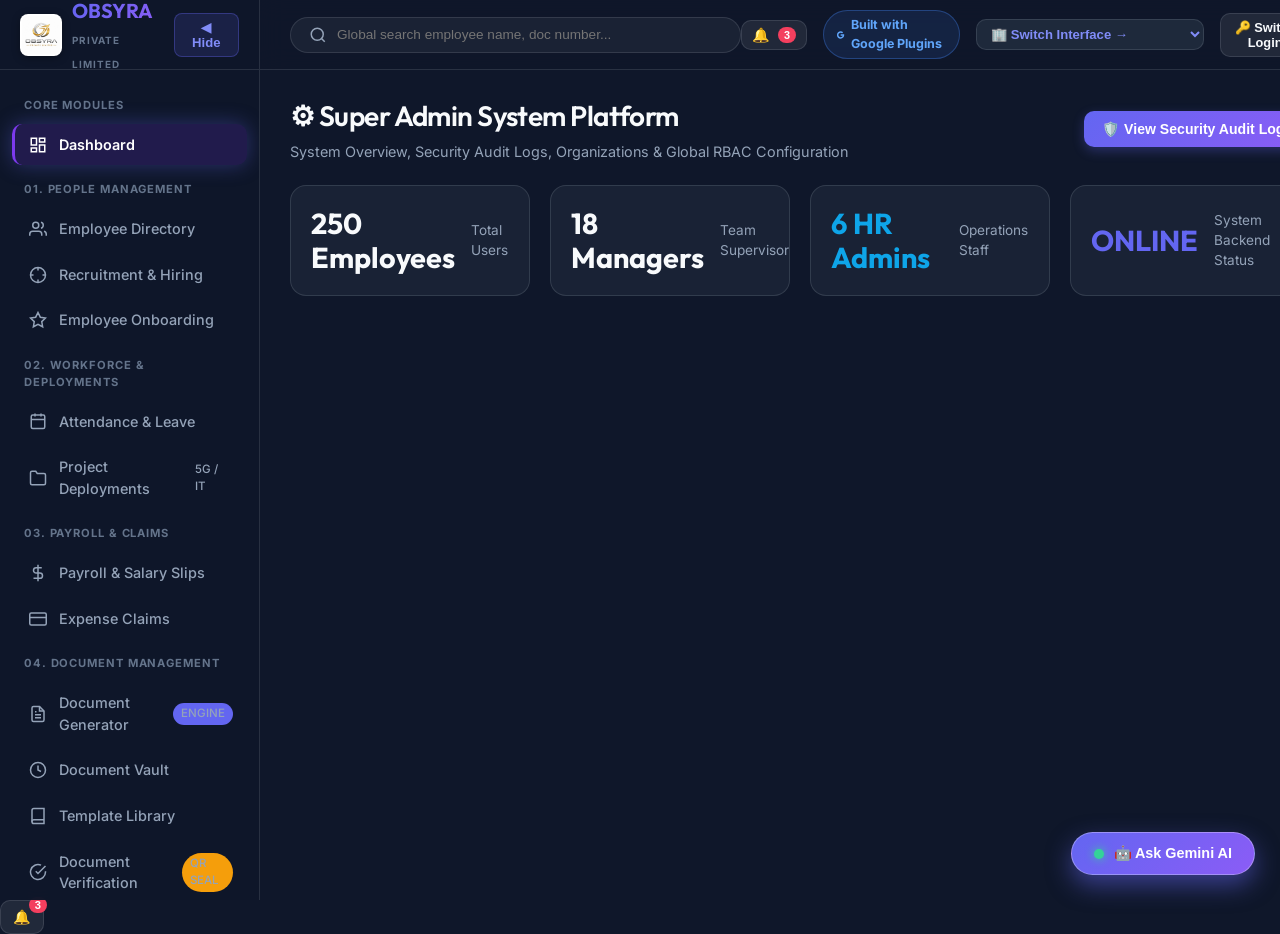
<file: index.html>
<!DOCTYPE html>
<html lang="en">
<head>
  <meta charset="UTF-8">
  <meta name="viewport" content="width=device-width, initial-scale=1.0">
  <meta http-equiv="Cache-Control" content="no-cache, no-store, must-revalidate">
  <meta http-equiv="Pragma" content="no-cache">
  <meta http-equiv="Expires" content="0">
  <title>Obsyra HR — Enterprise Document Management & HR System</title>
  
  <!-- Google Fonts -->
  <link rel="preconnect" href="https://fonts.googleapis.com">
  <link rel="preconnect" href="https://fonts.gstatic.com" crossorigin>
  <link href="https://fonts.googleapis.com/css2?family=Inter:wght@300;400;500;600;700&family=Outfit:wght@500;600;700;800&display=swap" rel="stylesheet">
  
  <!-- Application Stylesheets -->
  <link rel="stylesheet" href="css/main.css">
  <link rel="stylesheet" href="css/components.css">
  <link rel="stylesheet" href="css/document-generator.css">

  <!-- Global Navigation Proxy Script -->
  <script>
    window.store = window.store || {
      navigate: function(v, p) {
        window.pendingView = v;
        window.pendingParams = p;
      }
    };
    window.hrApp = window.hrApp || {
      navigate: function(v, p) {
        if (window.store && typeof window.store.navigate === 'function') {
          window.store.navigate(v, p);
        } else {
          window.pendingView = v;
          window.pendingParams = p;
        }
      },
      resetSystemState: function() {
        if (window.store && typeof window.store.resetState === 'function') {
          window.store.resetState();
        } else {
          localStorage.clear();
          location.reload();
        }
      }
    };
  </script>
</head>
<body>

  <div id="app">
    <!-- Floating Unhide Sidebar Button -->
    <button type="button" id="floatingUnhideBtn" class="floating-unhide-btn" onclick="window.toggleSidebarCollapse()" title="Unhide Sidebar Navigation" aria-label="Unhide Sidebar Navigation" style="display: none;">
      ▶ Unhide Sidebar
    </button>

    <!-- Left Navigation Sidebar Drawer -->
    <aside class="sidebar">
      <div class="sidebar-header" style="display: flex; justify-content: space-between; align-items: center;">
        <div style="display: flex; align-items: center; gap: 10px;">
          <img src="assets/obsyra_logo.jpg" alt="Obsyra Logo" style="width: 42px; height: 42px; border-radius: 8px; object-fit: contain; background: #ffffff; padding: 2px; box-shadow: 0 2px 8px rgba(0,0,0,0.3);" />
          <div>
            <div class="sidebar-brand-text">OBSYRA</div>
            <small style="color: var(--text-subtle); font-size: 0.62rem; font-weight: 700; letter-spacing: 1px;">PRIVATE LIMITED</small>
          </div>
        </div>
        <button type="button" class="sidebar-toggle-btn" onclick="window.toggleSidebarCollapse()" title="Hide Sidebar Navigation" aria-label="Hide Sidebar Navigation">
          ◀ Hide
        </button>
      </div>

      <nav class="sidebar-menu">
        <div class="menu-section-label">Core Modules</div>
        
        <a href="#dashboard" class="nav-item sidebar-nav-item active" data-module="dashboard" data-view="dashboard" onclick="window.store.navigate('dashboard'); return false;">
          <svg viewBox="0 0 24 24" fill="none" stroke="currentColor" stroke-width="2"><rect x="3" y="3" width="7" height="9"></rect><rect x="14" y="3" width="7" height="5"></rect><rect x="14" y="12" width="7" height="9"></rect><rect x="3" y="16" width="7" height="5"></rect></svg>
          Dashboard
        </a>

        <div class="menu-section-label">01. People Management</div>

        <a href="#employees" class="nav-item sidebar-nav-item" data-module="employees" data-view="employees" onclick="window.store.navigate('employees'); return false;">
          <svg viewBox="0 0 24 24" fill="none" stroke="currentColor" stroke-width="2"><path d="M17 21v-2a4 4 0 0 0-4-4H5a4 4 0 0 0-4 4v2"></path><circle cx="9" cy="7" r="4"></circle><path d="M23 21v-2a4 4 0 0 0-3-3.87"></path><path d="M16 3.13a4 4 0 0 1 0 7.75"></path></svg>
          Employee Directory
        </a>

        <a href="#recruitment" class="nav-item sidebar-nav-item" data-module="recruitment" data-view="recruitment" onclick="window.store.navigate('recruitment'); return false;">
          <svg viewBox="0 0 24 24" fill="none" stroke="currentColor" stroke-width="2"><circle cx="12" cy="12" r="10"></circle><line x1="22" y1="12" x2="18" y2="12"></line><line x1="6" y1="12" x2="2" y2="12"></line><line x1="12" y1="6" x2="12" y2="2"></line><line x1="12" y1="22" x2="12" y2="18"></line></svg>
          Recruitment & Hiring
        </a>

        <a href="#onboarding" class="nav-item sidebar-nav-item" data-module="onboarding" data-view="onboarding" onclick="window.store.navigate('onboarding'); return false;">
          <svg viewBox="0 0 24 24" fill="none" stroke="currentColor" stroke-width="2"><polygon points="12 2 15.09 8.26 22 9.27 17 14.14 18.18 21.02 12 17.77 5.82 21.02 7 14.14 2 9.27 8.91 8.26 12 2"></polygon></svg>
          Employee Onboarding
        </a>

        <div class="menu-section-label">02. Workforce & Deployments</div>

        <a href="#attendance" class="nav-item sidebar-nav-item" data-module="attendance" data-view="attendance" onclick="window.store.navigate('attendance'); return false;">
          <svg viewBox="0 0 24 24" fill="none" stroke="currentColor" stroke-width="2"><rect x="3" y="4" width="18" height="18" rx="2" ry="2"></rect><line x1="16" y1="2" x2="16" y2="6"></line><line x1="8" y1="2" x2="8" y2="6"></line><line x1="3" y1="10" x2="21" y2="10"></line></svg>
          Attendance & Leave
        </a>

        <a href="#projects" class="nav-item sidebar-nav-item" data-module="projects" data-view="projects" onclick="window.store.navigate('projects'); return false;">
          <svg viewBox="0 0 24 24" fill="none" stroke="currentColor" stroke-width="2"><path d="M22 19a2 2 0 0 1-2 2H4a2 2 0 0 1-2-2V5a2 2 0 0 1 2-2h5l2 3h9a2 2 0 0 1 2 2z"></path></svg>
          Project Deployments
          <span class="nav-badge" style="background: var(--accent-emerald);">5G / IT</span>
        </a>

        <div class="menu-section-label">03. Payroll & Claims</div>

        <a href="#payroll" class="nav-item sidebar-nav-item" data-module="payroll" data-view="payroll" onclick="window.store.navigate('payroll'); return false;">
          <svg viewBox="0 0 24 24" fill="none" stroke="currentColor" stroke-width="2"><line x1="12" y1="1" x2="12" y2="23"></line><path d="M17 5H9.5a3.5 3.5 0 0 0 0 7h5a3.5 3.5 0 0 1 0 7H6"></path></svg>
          Payroll & Salary Slips
        </a>

        <a href="#expenses" class="nav-item sidebar-nav-item" data-module="expenses" data-view="expenses" onclick="window.store.navigate('expenses'); return false;">
          <svg viewBox="0 0 24 24" fill="none" stroke="currentColor" stroke-width="2"><rect x="1" y="4" width="22" height="16" rx="2" ry="2"></rect><line x1="1" y1="10" x2="23" y2="10"></line></svg>
          Expense Claims
        </a>

        <div class="menu-section-label">04. Document Management</div>

        <a href="#generator" class="nav-item sidebar-nav-item" data-module="generator" data-view="generator" onclick="window.store.navigate('generator'); return false;">
          <svg viewBox="0 0 24 24" fill="none" stroke="currentColor" stroke-width="2"><path d="M14 2H6a2 2 0 0 0-2 2v16a2 2 0 0 0 2 2h12a2 2 0 0 0 2-2V8z"></path><polyline points="14 2 14 8 20 8"></polyline><line x1="16" y1="13" x2="8" y2="13"></line><line x1="16" y1="17" x2="8" y2="17"></line><polyline points="10 9 9 9 8 9"></polyline></svg>
          Document Generator
          <span class="nav-badge" style="background: var(--primary);">ENGINE</span>
        </a>

        <a href="#history" class="nav-item sidebar-nav-item" data-module="history" data-view="history" onclick="window.store.navigate('history'); return false;">
          <svg viewBox="0 0 24 24" fill="none" stroke="currentColor" stroke-width="2"><circle cx="12" cy="12" r="10"></circle><polyline points="12 6 12 12 16 14"></polyline></svg>
          Document Vault
        </a>

        <a href="#templates" class="nav-item sidebar-nav-item" data-module="templates" data-view="templates" onclick="window.store.navigate('templates'); return false;">
          <svg viewBox="0 0 24 24" fill="none" stroke="currentColor" stroke-width="2"><path d="M4 19.5A2.5 2.5 0 0 1 6.5 17H20"></path><path d="M6.5 2H20v20H6.5A2.5 2.5 0 0 1 4 19.5v-15A2.5 2.5 0 0 1 6.5 2z"></path></svg>
          Template Library
        </a>

        <a href="#verification" class="nav-item sidebar-nav-item" data-module="verification" data-view="verification" onclick="window.store.navigate('verification'); return false;">
          <svg viewBox="0 0 24 24" fill="none" stroke="currentColor" stroke-width="2"><path d="M22 11.08V12a10 10 0 1 1-5.93-9.14"></path><polyline points="22 4 12 14.01 9 11.01"></polyline></svg>
          Document Verification
          <span class="nav-badge" style="background: var(--accent-amber);">QR SEAL</span>
        </a>

        <div class="menu-section-label">05. Operations & Performance</div>

        <a href="#assets" class="nav-item sidebar-nav-item" data-module="assets" data-view="assets" onclick="window.store.navigate('assets'); return false;">
          <svg viewBox="0 0 24 24" fill="none" stroke="currentColor" stroke-width="2"><rect x="2" y="3" width="20" height="14" rx="2" ry="2"></rect><line x1="8" y1="21" x2="16" y2="21"></line><line x1="12" y1="17" x2="12" y2="21"></line></svg>
          Asset Register
        </a>

        <a href="#performance" class="nav-item sidebar-nav-item" data-module="performance" data-view="performance" onclick="window.store.navigate('performance'); return false;">
          <svg viewBox="0 0 24 24" fill="none" stroke="currentColor" stroke-width="2"><polyline points="23 6 13.5 15.5 8.5 10.5 1 18"></polyline><polyline points="17 6 23 6 23 12"></polyline></svg>
          Performance Reviews
        </a>

        <a href="#training" class="nav-item sidebar-nav-item" data-module="training" data-view="training" onclick="window.store.navigate('training'); return false;">
          <svg viewBox="0 0 24 24" fill="none" stroke="currentColor" stroke-width="2"><path d="M22 10v6M2 10l10-5 10 5-10 5z"></path><path d="M6 12v5c3 3 9 3 12 0v-5"></path></svg>
          Training & Certifications
        </a>

        <a href="#exit" class="nav-item sidebar-nav-item" data-module="exit" data-view="exit" onclick="window.store.navigate('exit'); return false;">
          <svg viewBox="0 0 24 24" fill="none" stroke="currentColor" stroke-width="2"><path d="M9 21H5a2 2 0 0 1-2-2V5a2 2 0 0 1 2-2h4"></path><polyline points="16 17 21 12 16 7"></polyline><line x1="21" y1="12" x2="9" y2="12"></line></svg>
          Exit & Separation
        </a>

        <div class="menu-section-label">06. Intelligence & System Admin</div>

        <a href="#reports" class="nav-item sidebar-nav-item" data-module="reports" data-view="reports" onclick="window.store.navigate('reports'); return false;">
          <svg viewBox="0 0 24 24" fill="none" stroke="currentColor" stroke-width="2"><line x1="18" y1="20" x2="18" y2="10"></line><line x1="12" y1="20" x2="12" y2="4"></line><line x1="6" y1="20" x2="6" y2="14"></line></svg>
          Reports & Analytics
        </a>

        <a href="#auditLogs" class="nav-item sidebar-nav-item" data-module="auditLogs" data-view="auditLogs" onclick="window.store.navigate('auditLogs'); return false;">
          <svg viewBox="0 0 24 24" fill="none" stroke="currentColor" stroke-width="2"><path d="M12 22s8-4 8-10V5l-8-3-8 3v7c0 6 8 10 8 10z"></path></svg>
          Security Audit Logs
        </a>

        <a href="#settings" class="nav-item sidebar-nav-item" data-module="settings" data-view="settings" onclick="window.store.navigate('settings'); return false;">
          <svg viewBox="0 0 24 24" fill="none" stroke="currentColor" stroke-width="2"><circle cx="12" cy="12" r="3"></circle><path d="M19.4 15a1.65 1.65 0 0 0 .33 1.82l.06.06a2 2 0 0 1 0 2.83 2 2 0 0 1-2.83 0l-.06-.06a1.65 1.65 0 0 0-1.82-.33 1.65 1.65 0 0 0-1 1.51V21a2 2 0 0 1-2 2 2 2 0 0 1-2-2v-.09A1.65 1.65 0 0 0 9 19.4a1.65 1.65 0 0 0-1.82.33l-.06.06a2 2 0 0 1-2.83 0 2 2 0 0 1 0-2.83l.06-.06a1.65 1.65 0 0 0 .33-1.82 1.65 1.65 0 0 0-1.51-1H3a2 2 0 0 1-2-2 2 2 0 0 1 2-2h.09A1.65 1.65 0 0 0 4.6 9a1.65 1.65 0 0 0-.33-1.82l-.06-.06a2 2 0 0 1 0-2.83 2 2 0 0 1 2.83 0l.06.06a1.65 1.65 0 0 0 1.82.33H9a1.65 1.65 0 0 0 1-1.51V3a2 2 0 0 1 2-2 2 2 0 0 1 2 2v.09a1.65 1.65 0 0 0 1 1.51 1.65 1.65 0 0 0 1.82-.33l.06-.06a2 2 0 0 1 2.83 0 2 2 0 0 1 0 2.83l-.06.06a1.65 1.65 0 0 0-.33 1.82V9a1.65 1.65 0 0 0 1.51 1H21a2 2 0 0 1 2 2 2 2 0 0 1-2 2h-.09a1.65 1.65 0 0 0-1.51 1z"></path></svg>
          Company Settings
        </a>
      </nav>
    </aside>

    <!-- Main Content App Wrapper -->
    <div class="main-wrapper">
      <!-- Top Sticky Navbar -->
      <header class="navbar">
        <button class="mobile-menu-toggle" onclick="window.hrApp.toggleMobileSidebar()" aria-label="Toggle Navigation Menu">☰</button>
        <button type="button" id="sidebarExpandBtn" class="sidebar-toggle-btn" onclick="window.toggleSidebarCollapse()" title="Show Sidebar Navigation" aria-label="Show Sidebar Navigation" style="display: none; margin-right: 10px;">
          ▶ Show Sidebar
        </button>
        <div class="search-bar">
          <svg width="18" height="18" viewBox="0 0 24 24" fill="none" stroke="currentColor" stroke-width="2" style="color: var(--text-muted);"><circle cx="11" cy="11" r="8"></circle><line x1="21" y1="21" x2="16.65" y2="16.65"></line></svg>
          <input type="text" placeholder="Global search employee name, doc number..." onkeyup="if(event.key === 'Enter') { window.store.navigate('employees'); }">
        </div>

        <div class="user-profile-widget">
          <button id="notificationBellBtn" class="btn btn-secondary" onclick="window.toggleNotificationDrawer()" title="View Notifications & Approvals" style="position: relative; padding: 6px 10px; font-weight: 600;">
            🔔 <span style="background: var(--accent-rose); color: white; border-radius: 9999px; padding: 2px 6px; font-size: 0.68rem; font-weight: 800;" id="unreadNotifCount">3</span>
          </button>

          <div style="display: flex; align-items: center; gap: 6px; background: rgba(66, 133, 244, 0.12); border: 1px solid rgba(66, 133, 244, 0.35); padding: 5px 12px; border-radius: 9999px; font-size: 0.78rem; font-weight: 700; color: #60a5fa;">
            <svg width="14" height="14" viewBox="0 0 24 24" fill="currentColor"><path d="M12.545,10.239v3.821h5.445c-0.712,2.315-2.647,3.972-5.445,3.972c-3.332,0-6.033-2.701-6.033-6.032 s2.701-6.032,6.033-6.032c1.498,0,2.866,0.549,3.921,1.453l2.814-2.814C17.503,2.988,15.139,2,12.545,2 C6.997,2,2.5,6.497,2.5,12.045s4.497,10.045,10.045,10.045c5.787,0,9.601-4.068,9.601-9.771c0-0.702-0.076-1.385-0.198-2.08H12.545z"/></svg>
            <span>Built with Google Plugins</span>
          </div>

          <div class="role-switcher-dropdown">
            <select onchange="if(this.value.includes('.html')) window.location.href=this.value; else window.store.navigate(this.value);" style="background: var(--bg-surface); color: #818cf8; border: 1px solid var(--border-color); padding: 6px 10px; border-radius: var(--radius-md); font-size: 0.82rem; font-weight: 600; cursor: pointer;">
              <option value="">🏢 Switch Interface &rarr;</option>
              <option value="dashboard">📊 Executive HR Hub</option>
              <option value="login.html">📍 Attendance Portal (Mobile)</option>
              <option value="attendance">📍 Attendance Engine</option>
              <option value="payroll">💰 Payroll Matrix</option>
              <option value="assets">💻 Asset Suite</option>
              <option value="generator">📄 Document Vault</option>
              <option value="verification">🔍 Verification Portal</option>
            </select>
          </div>

          <button class="btn btn-sm btn-secondary" onclick="window.hrApp.openLoginModal()" style="display: flex; align-items: center; gap: 6px; font-weight: 600;">
            🔑 Switch Login
          </button>
        </div>
      </header>

      <!-- Dynamic Page Module Mount Target -->
      <main class="page-content" id="viewContainer">
        <div class="page-header">
          <div class="page-title-group">
            <h1>HR Dashboard</h1>
            <p class="page-subtitle">Welcome back, Swapnil Ghodke (Super Admin) • Obsyra Private Limited</p>
          </div>
          <div style="display: flex; gap: 10px;">
            <button class="btn btn-primary" onclick="window.store.navigate('generator')">
              Generate Document
            </button>
            <button class="btn btn-secondary" onclick="window.hrApp.openAddEmployeeModal()">
              Add Employee
            </button>
          </div>
        </div>

        <!-- Stat Cards Row -->
        <div class="grid-4" style="margin-bottom: 25px;">
          <div class="stat-card">
            <div class="stat-icon-wrapper" style="background: rgba(99, 102, 241, 0.15); color: #818cf8;">
              <svg width="24" height="24" viewBox="0 0 24 24" fill="none" stroke="currentColor" stroke-width="2"><path d="M17 21v-2a4 4 0 0 0-4-4H5a4 4 0 0 0-4 4v2"></path><circle cx="9" cy="7" r="4"></circle><path d="M23 21v-2a4 4 0 0 0-3-3.87"></path><path d="M16 3.13a4 4 0 0 1 0 7.75"></path></svg>
            </div>
            <div>
              <div class="stat-value">4</div>
              <div class="stat-label">Total Employees</div>
            </div>
          </div>

          <div class="stat-card">
            <div class="stat-icon-wrapper" style="background: rgba(16, 185, 129, 0.15); color: #34d399;">
              <svg width="24" height="24" viewBox="0 0 24 24" fill="none" stroke="currentColor" stroke-width="2"><path d="M22 11.08V12a10 10 0 1 1-5.93-9.14"></path><polyline points="22 4 12 14.01 9 11.01"></polyline></svg>
            </div>
            <div>
              <div class="stat-value" style="color: var(--accent-emerald);">4</div>
              <div class="stat-label">Active Staff</div>
            </div>
          </div>

          <div class="stat-card">
            <div class="stat-icon-wrapper" style="background: rgba(245, 158, 11, 0.15); color: #fbbf24;">
              <svg width="24" height="24" viewBox="0 0 24 24" fill="none" stroke="currentColor" stroke-width="2"><path d="M14 2H6a2 2 0 0 0-2 2v16a2 2 0 0 0 2 2h12a2 2 0 0 0 2-2V8z"></path><polyline points="14 2 14 8 20 8"></polyline><line x1="16" y1="13" x2="8" y2="13"></line><line x1="16" y1="17" x2="8" y2="17"></line><polyline points="10 9 9 9 8 9"></polyline></svg>
            </div>
            <div>
              <div class="stat-value" style="color: var(--accent-amber);">3</div>
              <div class="stat-label">Documents Issued</div>
            </div>
          </div>

          <div class="stat-card">
            <div class="stat-icon-wrapper" style="background: rgba(139, 92, 246, 0.15); color: #a78bfa;">
              <svg width="24" height="24" viewBox="0 0 24 24" fill="none" stroke="currentColor" stroke-width="2"><rect x="2" y="7" width="20" height="14" rx="2" ry="2"></rect><path d="M16 21V5a2 2 0 0 0-2-2h-4a2 2 0 0 0-2 2v16"></path></svg>
            </div>
            <div>
              <div class="stat-value" style="color: var(--primary);">16</div>
              <div class="stat-label">Document Templates</div>
            </div>
          </div>
        </div>

        <!-- Quick Action Launchpad -->
        <div class="glass-card" style="margin-bottom: 25px;">
          <h3 style="margin-bottom: 15px; font-size: 1.1rem;">Quick Action Launchpad</h3>
          <div style="display: flex; gap: 12px; flex-wrap: wrap;">
            <button class="btn btn-secondary" onclick="window.store.navigate('generator', { templateId: 'TPL-ETHICS-01' })">
              📜 Code of Ethics Sign-Off
            </button>
            <button class="btn btn-secondary" onclick="window.store.navigate('generator', { templateId: 'TPL-APPT-01' })">
              📄 Generate Appointment Letter
            </button>
            <button class="btn btn-secondary" onclick="window.store.navigate('generator', { templateId: 'TPL-OFFER-01' })">
              ✉️ Generate Offer Letter
            </button>
            <button class="btn btn-secondary" onclick="window.store.navigate('generator', { templateId: 'TPL-INCR-01' })">
              📈 Generate Increment Letter
            </button>
            <button class="btn btn-secondary" onclick="window.store.navigate('generator', { templateId: 'TPL-EXP-01' })">
              🎖️ Experience Certificate
            </button>
            <button class="btn btn-secondary" onclick="window.store.navigate('employees')">
              👥 Employee Directory
            </button>
            <button class="btn btn-secondary" onclick="window.store.navigate('history')">
              📜 Document Vault
            </button>
          </div>
        </div>

        <!-- Dashboard Content Split -->
        <div class="grid-2">
          <!-- Recent Document Activity Stream -->
          <div class="glass-card">
            <div style="display: flex; justify-content: space-between; align-items: center; margin-bottom: 15px;">
              <h3 style="font-size: 1.1rem;">Recent Document Generations</h3>
              <a href="javascript:void(0)" data-view="history" onclick="window.store.navigate('history'); return false;" style="font-size: 0.85rem; color: var(--primary); font-weight: 600;">View All Vault &rarr;</a>
            </div>
            <div class="table-responsive">
              <table class="data-table">
                <thead>
                  <tr>
                    <th>Doc Serial Number</th>
                    <th>Employee</th>
                    <th>Document Title</th>
                    <th>Date</th>
                  </tr>
                </thead>
                <tbody>
                  <tr>
                    <td><span style="font-family: monospace; color: var(--primary); font-weight: 600;">OBS-OFFER-2026-0028</span></td>
                    <td><strong>Rahul Sharma</strong><br><small style="color: var(--text-muted);">OBS-ENG-26-002</small></td>
                    <td><span class="badge badge-primary">Offer Letter</span></td>
                    <td><small>11 August 2026</small></td>
                  </tr>
                  <tr>
                    <td><span style="font-family: monospace; color: var(--primary); font-weight: 600;">OBS-APPT-2026-0014</span></td>
                    <td><strong>Priya Patel</strong><br><small style="color: var(--text-muted);">OBS-HR-26-003</small></td>
                    <td><span class="badge badge-primary">Appointment Letter</span></td>
                    <td><small>10 August 2026</small></td>
                  </tr>
                </tbody>
              </table>
            </div>
          </div>

          <!-- Quick Employee Roster -->
          <div class="glass-card">
            <div style="display: flex; justify-content: space-between; align-items: center; margin-bottom: 15px;">
              <h3 style="font-size: 1.1rem;">Recent Employee Master</h3>
              <a href="javascript:void(0)" data-view="employees" onclick="window.store.navigate('employees'); return false;" style="font-size: 0.85rem; color: var(--primary); font-weight: 600;">Manage Employees &rarr;</a>
            </div>
            <div style="display: flex; flex-direction: column; gap: 12px;">
              <div style="display: flex; align-items: center; justify-content: space-between; padding: 10px 14px; background: rgba(255,255,255,0.03); border: 1px solid var(--border-color); border-radius: var(--radius-md);">
                <div style="display: flex; align-items: center; gap: 12px;">
                  <div class="avatar-badge" style="width: 34px; height: 34px; font-size: 0.8rem;">SG</div>
                  <div>
                    <strong style="font-size: 0.9rem;">Swapnil Ghodke</strong>
                    <div style="font-size: 0.78rem; color: var(--text-muted);">Head of HR &bull; Executive Management</div>
                  </div>
                </div>
                <button class="btn btn-sm btn-secondary" onclick="window.store.navigate('employees')">
                  View Profile
                </button>
              </div>
              <div style="display: flex; align-items: center; justify-content: space-between; padding: 10px 14px; background: rgba(255,255,255,0.03); border: 1px solid var(--border-color); border-radius: var(--radius-md);">
                <div style="display: flex; align-items: center; gap: 12px;">
                  <div class="avatar-badge" style="width: 34px; height: 34px; font-size: 0.8rem; background: var(--secondary);">RS</div>
                  <div>
                    <strong style="font-size: 0.9rem;">Rahul Sharma</strong>
                    <div style="font-size: 0.78rem; color: var(--text-muted);">Senior Software Engineer &bull; Engineering</div>
                  </div>
                </div>
                <button class="btn btn-sm btn-secondary" onclick="window.store.navigate('employees')">
                  View Profile
                </button>
              </div>
            </div>
          </div>
        </div>

        <!-- Corporate System Footer -->
        <footer style="margin-top: 40px; padding-top: 20px; border-top: 1px solid var(--border-color); display: flex; justify-content: space-between; align-items: center; color: var(--text-subtle); font-size: 0.78rem;">
          <div>
            <strong>Obsyra Private Limited</strong> &bull; CIN: U63991PN2026PTC252127 &bull; Wagholi, Pune, Maharashtra 412207
          </div>
          <div>
            Obsyra HR v2.5 Enterprise Edition &bull; Secured & Compliance Verified
          </div>
        </footer>
      </main>
    </div>
  </div>

  <!-- Entry Script (Universal Standalone Bundle) -->
  <script src="js/bundle.js?v=5.2.0&t=1786511155"></script>
</body>
</html>
</file>
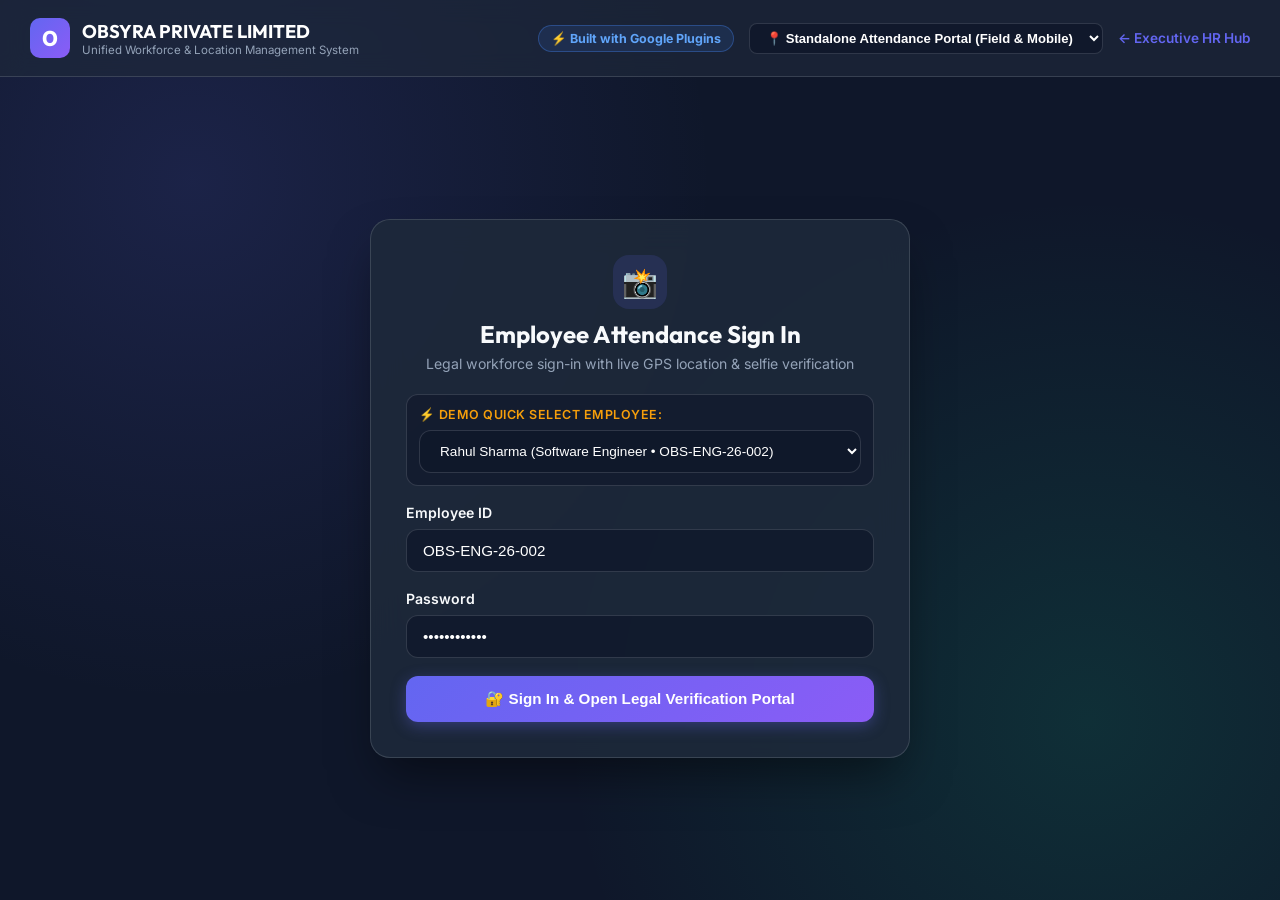
<file: login.html>
<!DOCTYPE html>
<html lang="en">
<head>
  <meta charset="UTF-8">
  <meta name="viewport" content="width=device-width, initial-scale=1.0">
  <meta http-equiv="Cache-Control" content="no-cache, no-store, must-revalidate">
  <meta http-equiv="Pragma" content="no-cache">
  <meta http-equiv="Expires" content="0">
  <title>Obsyra HR — Legal GPS & Biometric Photo Attendance System</title>
  
  <!-- Google Fonts -->
  <link rel="preconnect" href="https://fonts.googleapis.com">
  <link rel="preconnect" href="https://fonts.gstatic.com" crossorigin>
  <link href="https://fonts.googleapis.com/css2?family=Inter:wght@300;400;500;600;700&family=Outfit:wght@500;600;700;800&display=swap" rel="stylesheet">
  
  <style>
    :root {
      --bg-dark: #0f172a;
      --bg-surface: #1e293b;
      --bg-card: rgba(30, 41, 59, 0.88);
      --border-color: rgba(226, 232, 240, 0.15);
      --primary: #6366f1;
      --primary-gradient: linear-gradient(135deg, #6366f1 0%, #8b5cf6 100%);
      --accent-emerald: #10b981;
      --accent-rose: #f43f5e;
      --accent-sky: #0ea5e9;
      --accent-amber: #f59e0b;
      --text-main: #f8fafc;
      --text-muted: #94a3b8;
      --font-body: 'Inter', sans-serif;
      --font-heading: 'Outfit', sans-serif;
      --radius-md: 12px;
      --radius-lg: 20px;
    }

    * { box-sizing: border-box; margin: 0; padding: 0; }
    body {
      font-family: var(--font-body);
      background: var(--bg-dark);
      color: var(--text-main);
      min-height: 100vh;
      display: flex;
      flex-direction: column;
      background-image: 
        radial-gradient(circle at 15% 20%, rgba(99, 102, 241, 0.15) 0%, transparent 40%),
        radial-gradient(circle at 85% 80%, rgba(16, 185, 129, 0.15) 0%, transparent 40%);
    }

    .header-bar {
      padding: 18px 30px;
      background: rgba(30, 41, 59, 0.7);
      backdrop-filter: blur(12px);
      border-bottom: 1px solid var(--border-color);
      display: flex;
      justify-content: space-between;
      align-items: center;
    }

    .brand-logo {
      display: flex;
      align-items: center;
      gap: 12px;
      text-decoration: none;
      color: white;
    }

    .brand-icon {
      width: 40px; height: 40px;
      background: var(--primary-gradient);
      border-radius: 10px;
      display: flex; align-items: center; justify-content: center;
      font-weight: 800; font-size: 1.3rem; color: white;
    }

    .main-container {
      flex: 1;
      display: flex;
      align-items: center;
      justify-content: center;
      padding: 30px 20px;
    }

    .glass-box {
      background: var(--bg-card);
      backdrop-filter: blur(16px);
      border: 1px solid var(--border-color);
      border-radius: var(--radius-lg);
      padding: 35px;
      width: 100%;
      max-width: 540px;
      box-shadow: 0 25px 50px -12px rgba(0, 0, 0, 0.5);
    }

    .form-group {
      margin-bottom: 18px;
    }

    .form-label {
      display: block;
      font-size: 0.88rem;
      font-weight: 600;
      margin-bottom: 8px;
      color: var(--text-main);
    }

    .form-control {
      width: 100%;
      padding: 12px 16px;
      background: rgba(15, 23, 42, 0.7);
      border: 1px solid var(--border-color);
      border-radius: var(--radius-md);
      color: white;
      font-size: 0.95rem;
      outline: none;
      transition: all 0.2s;
    }

    .form-control:focus {
      border-color: var(--primary);
      box-shadow: 0 0 0 3px rgba(99, 102, 241, 0.25);
    }

    .btn {
      width: 100%;
      padding: 14px;
      border-radius: var(--radius-md);
      border: none;
      font-weight: 700;
      font-size: 0.95rem;
      cursor: pointer;
      display: inline-flex;
      align-items: center;
      justify-content: center;
      gap: 8px;
      transition: all 0.2s;
    }

    .btn-primary {
      background: var(--primary-gradient);
      color: white;
      box-shadow: 0 4px 15px rgba(99, 102, 241, 0.35);
    }

    .btn-primary:hover { opacity: 0.92; transform: translateY(-1px); }

    .btn-secondary {
      background: rgba(255, 255, 255, 0.08);
      color: var(--text-main);
      border: 1px solid var(--border-color);
    }

    .btn-success { background: linear-gradient(135deg, #10b981 0%, #059669 100%); color: white; }
    .btn-danger { background: linear-gradient(135deg, #f43f5e 0%, #e11d48 100%); color: white; }

    .badge {
      display: inline-flex;
      align-items: center;
      padding: 4px 12px;
      border-radius: 9999px;
      font-size: 0.78rem;
      font-weight: 700;
      text-transform: uppercase;
    }

    .badge-success { background: rgba(16, 185, 129, 0.2); color: #34d399; border: 1px solid rgba(16, 185, 129, 0.4); }
    .badge-danger { background: rgba(244, 63, 94, 0.2); color: #fb7185; border: 1px solid rgba(244, 63, 94, 0.4); }

    .toast {
      position: fixed;
      bottom: 25px; right: 25px;
      background: var(--primary-gradient);
      color: white;
      padding: 14px 24px;
      border-radius: var(--radius-md);
      font-weight: 600;
      font-size: 0.9rem;
      box-shadow: 0 10px 25px rgba(0,0,0,0.5);
      z-index: 9999;
      display: none;
    }

    .camera-container {
      position: relative;
      width: 100%;
      background: rgba(15, 23, 42, 0.9);
      border: 1px dashed var(--border-color);
      border-radius: var(--radius-md);
      overflow: hidden;
      display: flex;
      flex-direction: column;
      align-items: center;
      justify-content: center;
      min-height: 180px;
      margin-bottom: 14px;
    }

    video, img.selfie-preview {
      width: 100%;
      max-height: 220px;
      object-fit: cover;
      border-radius: var(--radius-md);
    }

    .table-responsive {
      overflow-x: auto;
      margin-top: 15px;
    }

    table {
      width: 100%;
      border-collapse: collapse;
      font-size: 0.85rem;
    }

    th, td {
      padding: 12px 14px;
      text-align: left;
      border-bottom: 1px solid var(--border-color);
    }

    th {
      background: rgba(15, 23, 42, 0.6);
      color: var(--text-muted);
      font-weight: 600;
    }

    @media (max-width: 600px) {
      .glass-box { padding: 24px; }
      .header-bar { padding: 14px 18px; }
    }
  </style>
</head>
<body>

  <!-- Top Navigation Header -->
  <header class="header-bar">
    <a href="index.html" class="brand-logo">
      <div class="brand-icon">O</div>
      <div>
        <strong style="font-size: 1.15rem; font-family: var(--font-heading);">OBSYRA PRIVATE LIMITED</strong>
        <span style="display: block; font-size: 0.72rem; color: var(--text-muted);">Unified Workforce & Location Management System</span>
      </div>
    </a>
    
    <div style="display: flex; align-items: center; gap: 15px;">
      <div style="display: flex; align-items: center; gap: 6px; background: rgba(66, 133, 244, 0.12); border: 1px solid rgba(66, 133, 244, 0.35); padding: 5px 12px; border-radius: 9999px; font-size: 0.78rem; font-weight: 700; color: #60a5fa;">
        ⚡ Built with Google Plugins
      </div>
      <select onchange="if(this.value) window.location.href = this.value;" style="background: rgba(15, 23, 42, 0.8); color: white; border: 1px solid var(--border-color); padding: 6px 12px; border-radius: 8px; font-size: 0.82rem; font-weight: 600; cursor: pointer;">
        <option value="">🏢 Switch Obsyra System Interface &rarr;</option>
        <option value="login.html" selected>📍 Standalone Attendance Portal (Field & Mobile)</option>
        <option value="index.html#dashboard">📊 Enterprise HR Hub & Executive Dashboard</option>
        <option value="index.html#attendance">📍 Workforce Attendance & Location Engine</option>
        <option value="index.html#payroll">💰 Statutory 3-Section Payroll Matrix</option>
        <option value="index.html#assets">💻 Asset Allocation & Handover Suite</option>
        <option value="index.html#generator">📄 Document Generator & Vault</option>
        <option value="index.html#verification">🔍 Public Document Verification Portal</option>
      </select>
      <a href="index.html" style="color: var(--primary); text-decoration: none; font-weight: 600; font-size: 0.85rem;">
        &larr; Executive HR Hub
      </a>
    </div>
  </header>

  <!-- Main View Container -->
  <div class="main-container">

    <!-- 1. LOGIN FORM SECTION -->
    <div id="loginSection" class="glass-box">
      <div style="text-align: center; margin-bottom: 22px;">
        <div style="width: 54px; height: 54px; background: rgba(99, 102, 241, 0.15); border-radius: 16px; display: inline-flex; align-items: center; justify-content: center; font-size: 1.8rem; margin-bottom: 10px;">📸</div>
        <h1 style="font-size: 1.5rem; font-family: var(--font-heading); margin-bottom: 6px;">Employee Attendance Sign In</h1>
        <p style="color: var(--text-muted); font-size: 0.88rem;">Legal workforce sign-in with live GPS location & selfie verification</p>
      </div>

      <!-- Quick Demo Account Selector -->
      <div style="margin-bottom: 18px; background: rgba(15, 23, 42, 0.6); padding: 12px; border-radius: var(--radius-md); border: 1px solid var(--border-color);">
        <label class="form-label" style="font-size: 0.78rem; color: var(--accent-amber); text-transform: uppercase; letter-spacing: 0.04em;">⚡ Demo Quick Select Employee:</label>
        <select id="demoSelect" class="form-control" style="font-size: 0.85rem;" onchange="loadDemoAccount(this.value)">
          <option value="OBS-ENG-26-002">Rahul Sharma (Software Engineer • OBS-ENG-26-002)</option>
          <option value="OBS-OPS-26-001">Swapnil Ghodke (Operations Lead • OBS-OPS-26-001)</option>
          <option value="OBS-HR-26-003">Priya Patel (HR Specialist • OBS-HR-26-003)</option>
          <option value="OBS-SITE-26-005">Ananya Deshmukh (5G Site Lead • OBS-SITE-26-005)</option>
        </select>
      </div>

      <!-- Credential Sign In Form -->
      <form id="loginForm" onsubmit="handleLoginSubmit(event)">
        <div class="form-group">
          <label class="form-label">Employee ID</label>
          <input type="text" id="empId" class="form-control" value="OBS-ENG-26-002" placeholder="e.g. OBS-ENG-26-002" required>
        </div>

        <div class="form-group">
          <label class="form-label">Password</label>
          <input type="password" id="empPassword" class="form-control" value="••••••••••••" placeholder="Enter password" required>
        </div>

        <button type="submit" class="btn btn-primary">
          🔐 Sign In & Open Legal Verification Portal
        </button>
      </form>
    </div>

    <!-- 2. ATTENDANCE PUNCH & VERIFICATION SECTION (Visible upon Login) -->
    <div id="attendanceSection" class="glass-box" style="display: none; max-width: 760px;">
      
      <!-- Employee Banner -->
      <div style="display: flex; justify-content: space-between; align-items: center; border-bottom: 1px solid var(--border-color); padding-bottom: 16px; margin-bottom: 20px;">
        <div style="display: flex; align-items: center; gap: 14px;">
          <div id="userAvatar" style="width: 48px; height: 48px; border-radius: 9999px; background: var(--primary-gradient); display: flex; align-items: center; justify-content: center; font-weight: 800; font-size: 1.2rem; color: white;">RS</div>
          <div>
            <h2 id="userNameDisplay" style="font-size: 1.3rem; margin-bottom: 2px;">Rahul Sharma</h2>
            <p id="userDeptDisplay" style="font-size: 0.82rem; color: var(--text-muted);">ID: OBS-ENG-26-002 &bull; Engineering Dept &bull; Pune HQ</p>
          </div>
        </div>
        <button class="btn" style="width: auto; padding: 6px 14px; background: rgba(255,255,255,0.08); border: 1px solid var(--border-color); color: var(--text-main); font-size: 0.82rem;" onclick="logoutUser()">
          🔒 Sign Out
        </button>
      </div>

      <!-- Live Attendance Punch Card -->
      <div style="background: rgba(15, 23, 42, 0.7); border: 1px solid var(--border-color); border-radius: var(--radius-md); padding: 22px; margin-bottom: 22px;">
        <div style="display: flex; justify-content: space-between; align-items: center; margin-bottom: 16px;">
          <span style="font-size: 0.82rem; color: var(--text-muted); font-weight: 600; text-transform: uppercase;">Legal Attendance Verification:</span>
          <span id="punchStatusBadge" class="badge badge-danger">🔴 NOT PUNCHED IN</span>
        </div>

        <div style="display: grid; grid-template-columns: 1fr 1fr; gap: 14px; margin-bottom: 18px;">
          
          <!-- Column 1: Live Webcam Biometric Photo Capture -->
          <div>
            <label class="form-label" style="font-size: 0.8rem; display: flex; justify-content: space-between; align-items: center;">
              <span>📸 Verification Photo Snapshot</span>
              <span id="cameraStatus" style="color: var(--accent-amber); font-size: 0.72rem;">Camera Standby</span>
            </label>

            <div class="camera-container">
              <div id="cameraPlaceholder" style="text-align: center; padding: 20px; color: var(--text-muted);">
                <div style="font-size: 2rem; margin-bottom: 8px;">📷</div>
                <small>Click "Start Camera" to enable live webcam stream</small>
              </div>
              <video id="webcam" autoplay playsinline style="display: none;"></video>
              <canvas id="selfieCanvas" style="display: none;"></canvas>
              <img id="selfiePreview" class="selfie-preview" style="display: none;" alt="Selfie Preview">
            </div>

            <div style="display: flex; gap: 8px;">
              <button type="button" class="btn btn-secondary" style="font-size: 0.8rem; padding: 8px;" onclick="startWebcam()">
                🎥 Start Camera
              </button>
              <button type="button" class="btn btn-secondary" style="font-size: 0.8rem; padding: 8px; color: #34d399;" onclick="snapSelfie()">
                📸 Snap Selfie
              </button>
            </div>
          </div>

          <!-- Column 2: Live HTML5 GPS Location & Attendance Mode -->
          <div>
            <div class="form-group" style="margin-bottom: 12px;">
              <label class="form-label" style="font-size: 0.8rem;">Attendance Mode</label>
              <select id="punchMode" class="form-control" style="font-size: 0.85rem;">
                <option value="Office Duty">🏢 Office Duty (HQ / Hub)</option>
                <option value="Field Duty">📡 Field Duty (5G Telecom Site)</option>
                <option value="Client Location">🏬 Client Location</option>
                <option value="Work From Home">🏠 Work From Home (WFH)</option>
              </select>
            </div>

            <div class="form-group" style="margin-bottom: 12px;">
              <label class="form-label" style="font-size: 0.8rem; display: flex; justify-content: space-between;">
                <span>📡 Live GPS Location</span>
                <a href="javascript:void(0)" onclick="requestRealGPS()" style="color: var(--primary); font-size: 0.75rem; text-decoration: none;">Refetch GPS</a>
              </label>
              <input type="text" id="punchLocation" class="form-control" value="📍 Wagholi / Kharadi, Pune HQ (18.5529° N, 73.9468° E ± 8.5m)" readonly style="font-size: 0.8rem;">
            </div>

            <div class="form-group" style="margin-bottom: 0;">
              <label class="form-label" style="font-size: 0.8rem;">Shift Notes / Remarks</label>
              <input type="text" id="punchRemarks" class="form-control" placeholder="e.g. 5G site inspection at Kharadi" style="font-size: 0.85rem;">
            </div>
          </div>

        </div>

        <!-- DPDP Legal Consent Banner -->
        <div style="background: rgba(0,0,0,0.25); padding: 10px 14px; border-radius: var(--radius-md); border: 1px solid var(--border-color); margin-bottom: 18px; display: flex; align-items: flex-start; gap: 10px;">
          <input type="checkbox" id="dpdpConsent" checked style="margin-top: 3px; accent-color: var(--primary);">
          <label for="dpdpConsent" style="font-size: 0.76rem; color: var(--text-muted); line-height: 1.4;">
            <strong>DPDP & Audit Compliance Authorization:</strong> I legally authorize Obsyra Private Limited to record my live GPS coordinates and verification photo snapshot strictly for statutory workforce attendance logs and HR compliance trails.
          </label>
        </div>

        <!-- Dynamic Check In / Check Out Action Button -->
        <button id="punchActionBtn" class="btn btn-primary" onclick="toggleAttendancePunch()">
          📍 MARK CHECK IN WITH GPS & PHOTO
        </button>
      </div>

      <!-- Attendance History Table -->
      <h3 style="font-size: 1.05rem; font-family: var(--font-heading); margin-bottom: 12px;">Verified Attendance Logs</h3>
      <div class="table-responsive">
        <table>
          <thead>
            <tr>
              <th>Date</th>
              <th>Photo</th>
              <th>Mode</th>
              <th>GPS Location</th>
              <th>Check In</th>
              <th>Check Out</th>
              <th>Status</th>
            </tr>
          </thead>
          <tbody id="attendanceLogBody">
            <tr>
              <td>12 Aug 2026</td>
              <td><span style="font-size: 1.2rem;">📸</span></td>
              <td>Office Duty</td>
              <td><small>18.5529° N, 73.9468° E</small></td>
              <td>09:28 AM</td>
              <td>06:30 PM</td>
              <td><span class="badge badge-success">PRESENT</span></td>
            </tr>
            <tr>
              <td>11 Aug 2026</td>
              <td><span style="font-size: 1.2rem;">📸</span></td>
              <td>Field Duty</td>
              <td><small>19.0760° N, 72.8777° E</small></td>
              <td>09:15 AM</td>
              <td>06:45 PM</td>
              <td><span class="badge badge-success">ON DUTY</span></td>
            </tr>
          </tbody>
        </table>
      </div>

    </div>

  </div>

  <!-- Toast Notification -->
  <div id="toast" class="toast"></div>

  <!-- Client-side Logic Script -->
  <script>
    const employees = {
      'OBS-ENG-26-002': { name: 'Rahul Sharma', role: 'Software Engineer', dept: 'Engineering', initials: 'RS', site: 'Pune HQ' },
      'OBS-OPS-26-001': { name: 'Swapnil Ghodke', role: 'Operations Lead', dept: 'Operations', initials: 'SG', site: 'Pune HQ' },
      'OBS-HR-26-003': { name: 'Priya Patel', role: 'HR Specialist', dept: 'Human Resources', initials: 'PP', site: 'Navi Mumbai' },
      'OBS-SITE-26-005': { name: 'Ananya Deshmukh', role: '5G Site Lead', dept: 'Telecom Field', initials: 'AD', site: 'Jodhpur Site' }
    };

    let currentUser = null;
    let isPunchedIn = false;
    let webcamStream = null;
    let capturedPhotoData = null;

    function loadDemoAccount(empId) {
      document.getElementById('empId').value = empId;
    }

    function showToast(msg) {
      const toast = document.getElementById('toast');
      toast.textContent = msg;
      toast.style.display = 'block';
      setTimeout(() => { toast.style.display = 'none'; }, 3800);
    }

    // HTML5 Real GPS Permission Requester
    function requestRealGPS() {
      if (navigator.geolocation) {
        showToast('📡 Requesting live GPS location permission from browser...');
        navigator.geolocation.getCurrentPosition(
          (pos) => {
            const lat = pos.coords.latitude.toFixed(4);
            const lng = pos.coords.longitude.toFixed(4);
            const acc = pos.coords.accuracy.toFixed(1);
            document.getElementById('punchLocation').value = `📍 Verified GPS: ${lat}° N, ${lng}° E (± ${acc}m)`;
            showToast(`✓ Live GPS Location Verified: ${lat}°, ${lng}° (Accuracy: ±${acc}m)`);
          },
          (err) => {
            showToast('⚠️ Using fallback location (GPS Permission Denied or Unavailable)');
            document.getElementById('punchLocation').value = '📍 Wagholi / Kharadi, Pune HQ (18.5529° N, 73.9468° E ± 8.5m)';
          },
          { enableHighAccuracy: true, timeout: 8000 }
        );
      }
    }

    // Live Webcam Stream Requester
    async function startWebcam() {
      try {
        const stream = await navigator.mediaDevices.getUserMedia({ video: { width: 400, height: 300, facingMode: "user" } });
        webcamStream = stream;
        const video = document.getElementById('webcam');
        video.srcObject = stream;
        video.style.display = 'block';
        document.getElementById('cameraPlaceholder').style.display = 'none';
        document.getElementById('selfiePreview').style.display = 'none';
        document.getElementById('cameraStatus').textContent = '🟢 Camera Live';
        document.getElementById('cameraStatus').style.color = '#34d399';
        showToast('🎥 Live camera stream active. Click "Snap Selfie" to capture verification photo!');
      } catch (err) {
        showToast('⚠️ Camera permission denied or not supported on this device. Synthetic verification snapshot enabled.');
        simulateSelfie();
      }
    }

    function snapSelfie() {
      const video = document.getElementById('webcam');
      const canvas = document.getElementById('selfieCanvas');
      const img = document.getElementById('selfiePreview');

      if (webcamStream && video.srcObject) {
        canvas.width = video.videoWidth || 320;
        canvas.height = video.videoHeight || 240;
        const ctx = canvas.getContext('2d');
        ctx.drawImage(video, 0, 0, canvas.width, canvas.height);
        
        // Add timestamp overlay to photo
        ctx.fillStyle = 'rgba(0,0,0,0.6)';
        ctx.fillRect(10, canvas.height - 35, canvas.width - 20, 25);
        ctx.fillStyle = '#ffffff';
        ctx.font = '12px Inter, sans-serif';
        ctx.fillText(`OBSYRA VERIFIED • ${new Date().toLocaleString()}`, 20, canvas.height - 18);

        capturedPhotoData = canvas.toDataURL('image/jpeg');
        img.src = capturedPhotoData;
        img.style.display = 'block';
        video.style.display = 'none';
        
        // Stop camera stream to conserve battery
        webcamStream.getTracks().forEach(track => track.stop());
        webcamStream = null;

        document.getElementById('cameraStatus').textContent = '✓ Snapshot Captured';
        document.getElementById('cameraStatus').style.color = '#34d399';
        showToast('📸 Verification selfie snapped with legal timestamp overlay!');
      } else {
        simulateSelfie();
      }
    }

    function simulateSelfie() {
      const canvas = document.getElementById('selfieCanvas');
      canvas.width = 320; canvas.height = 240;
      const ctx = canvas.getContext('2d');
      ctx.fillStyle = '#1e293b'; ctx.fillRect(0,0,320,240);
      ctx.fillStyle = '#6366f1'; ctx.beginPath(); ctx.arc(160, 100, 45, 0, Math.PI*2); ctx.fill();
      ctx.fillStyle = '#ffffff'; ctx.font = 'bold 24px sans-serif'; ctx.textAlign = 'center';
      ctx.fillText(currentUser ? currentUser.initials : 'RS', 160, 108);
      ctx.fillStyle = 'rgba(0,0,0,0.7)'; ctx.fillRect(10, 195, 300, 35);
      ctx.fillStyle = '#34d399'; ctx.font = '11px sans-serif';
      ctx.fillText(`OBSYRA BIOMETRIC • ${new Date().toLocaleTimeString()}`, 160, 217);

      capturedPhotoData = canvas.toDataURL('image/jpeg');
      const img = document.getElementById('selfiePreview');
      img.src = capturedPhotoData;
      img.style.display = 'block';
      document.getElementById('cameraPlaceholder').style.display = 'none';
      document.getElementById('cameraStatus').textContent = '✓ Biometric Verified';
      document.getElementById('cameraStatus').style.color = '#34d399';
      showToast('📸 Verification snapshot captured with biometric seal!');
    }

    function handleLoginSubmit(e) {
      e.preventDefault();
      const empId = document.getElementById('empId').value.trim();
      const emp = employees[empId] || { name: 'Employee (' + empId + ')', role: 'Staff Member', dept: 'Corporate', initials: 'EM', site: 'Pune HQ' };
      currentUser = { id: empId, ...emp };

      document.getElementById('loginSection').style.display = 'none';
      document.getElementById('attendanceSection').style.display = 'block';

      document.getElementById('userNameDisplay').textContent = currentUser.name;
      document.getElementById('userDeptDisplay').textContent = 'ID: ' + currentUser.id + ' • ' + currentUser.dept + ' • ' + currentUser.site;
      document.getElementById('userAvatar').textContent = currentUser.initials;

      // Automatically request real browser GPS location
      requestRealGPS();

      showToast('🔑 Authenticated as ' + currentUser.name + '! Enable camera to snap verification photo.');
    }

    function toggleAttendancePunch() {
      const consent = document.getElementById('dpdpConsent').checked;
      if (!consent) {
        showToast('⚠️ Please accept DPDP compliance authorization before marking attendance.');
        return;
      }

      const mode = document.getElementById('punchMode').value;
      const loc = document.getElementById('punchLocation').value;
      const badge = document.getElementById('punchStatusBadge');
      const btn = document.getElementById('punchActionBtn');
      const now = new Date();
      const timeStr = now.toLocaleTimeString([], { hour: '2-digit', minute: '2-digit', second: '2-digit' });
      const dateStr = now.toLocaleDateString('en-GB', { day: '2-digit', month: 'short', year: 'numeric' });

      if (!isPunchedIn) {
        isPunchedIn = true;
        badge.className = 'badge badge-success';
        badge.textContent = '🟢 PUNCHED IN (Active Shift)';
        btn.className = 'btn btn-danger';
        btn.textContent = '🛑 MARK CHECK OUT';

        const photoHtml = capturedPhotoData 
          ? `<img src="${capturedPhotoData}" style="width: 36px; height: 36px; border-radius: 6px; object-fit: cover; border: 1px solid #34d399;">`
          : `<span style="font-size: 1.2rem;">📸</span>`;

        // Prepend new punch log row
        const body = document.getElementById('attendanceLogBody');
        const row = document.createElement('tr');
        row.innerHTML = `
          <td>${dateStr}</td>
          <td>${photoHtml}</td>
          <td>${mode}</td>
          <td><small>${loc.replace('📍 ', '')}</small></td>
          <td style="color: #34d399; font-weight: 700;">${timeStr}</td>
          <td>In Shift...</td>
          <td><span class="badge badge-success">PRESENT</span></td>
        `;
        body.insertBefore(row, body.firstChild);

        // System-Wide Integration: Sync Punch to Global HR Store & Backend REST Server
        try {
          const systemLogs = JSON.parse(localStorage.getItem('obsyra_attendanceLogs') || '[]');
          systemLogs.unshift({
            id: 'PUNCH-' + Date.now(),
            employeeId: currentUser ? currentUser.id : 'OBS-ENG-26-002',
            date: dateStr,
            mode: mode,
            location: loc.replace('📍 ', ''),
            checkIn: timeStr,
            checkOut: 'In Shift...',
            status: 'PRESENT',
            photo: '📸 Verified'
          });
          localStorage.setItem('obsyra_attendanceLogs', JSON.stringify(systemLogs));
          
          fetch('http://localhost:3000/api/attendance/punch', {
            method: 'POST',
            headers: { 'Content-Type': 'application/json' },
            body: JSON.stringify({
              employeeId: currentUser ? currentUser.id : 'OBS-ENG-26-002',
              mode: mode,
              location: loc,
              checkInTime: timeStr,
              photoData: capturedPhotoData
            })
          }).catch(e => {});
        } catch (e) {}

        showToast('📍 Legally Checked In at ' + timeStr + ' (' + mode + ') — Connected to Obsyra HR System!');
      } else {
        isPunchedIn = false;
        badge.className = 'badge badge-danger';
        badge.textContent = '🔴 NOT PUNCHED IN';
        btn.className = 'btn btn-primary';
        btn.textContent = '📍 MARK CHECK IN WITH GPS & PHOTO';

        // Update top row check out time
        const body = document.getElementById('attendanceLogBody');
        if (body.firstChild) {
          const cells = body.firstChild.querySelectorAll('td');
          if (cells.length >= 6) {
            cells[5].textContent = timeStr;
            cells[5].style.color = '#fb7185';
            cells[5].style.fontWeight = '700';
          }
        }

        showToast('🛑 Checked Out successfully at ' + timeStr + '. Shift duration & GPS log saved!');
      }
    }

    function logoutUser() {
      if (webcamStream) {
        webcamStream.getTracks().forEach(track => track.stop());
        webcamStream = null;
      }
      currentUser = null;
      isPunchedIn = false;
      document.getElementById('attendanceSection').style.display = 'none';
      document.getElementById('loginSection').style.display = 'block';
      showToast('Signed out of Legal Attendance Portal.');
    }
  </script>
</body>
</html>
</file>
<file: css/main.css>
/* Base Design System Tokens & Global Layout */
:root {
  /* Color Palette - Dark Slate & Electric Indigo Theme */
  --bg-dark: #0f172a;
  --bg-surface: #1e293b;
  --bg-surface-elevated: #334155;
  --bg-card: rgba(30, 41, 59, 0.7);
  --bg-card-hover: rgba(51, 65, 85, 0.8);
  
  --border-color: rgba(226, 232, 240, 0.12);
  --border-color-light: rgba(226, 232, 240, 0.2);
  
  --primary: #6366f1;
  --primary-hover: #4f46e5;
  --primary-gradient: linear-gradient(135deg, #6366f1 0%, #8b5cf6 100%);
  --accent-teal: #10b981;
  --accent-amber: #f59e0b;
  --accent-rose: #f43f5e;
  --accent-sky: #0ea5e9;
  
  --text-main: #f8fafc;
  --text-muted: #94a3b8;
  --text-subtle: #64748b;
  
  --font-body: 'Inter', -apple-system, BlinkMacSystemFont, "Segoe UI", Roboto, sans-serif;
  --font-heading: 'Outfit', sans-serif;
  
  --shadow-sm: 0 1px 3px rgba(0,0,0,0.3);
  --shadow-md: 0 4px 14px rgba(0,0,0,0.4);
  --shadow-lg: 0 10px 25px -5px rgba(0,0,0,0.5), 0 8px 10px -6px rgba(0,0,0,0.5);
  --shadow-glow: 0 0 20px rgba(99, 102, 241, 0.35);
  
  --radius-sm: 6px;
  --radius-md: 10px;
  --radius-lg: 16px;
  --radius-full: 9999px;
  
  --transition: all 0.2s cubic-bezier(0.4, 0, 0.2, 1);
  --sidebar-width: 260px;
  --navbar-height: 70px;
}

/* Sidebar Hide / Collapse & Floating Unhide Button System */
.sidebar-toggle-btn {
  background: rgba(99, 102, 241, 0.15);
  border: 1px solid rgba(99, 102, 241, 0.35);
  color: #818cf8;
  padding: 6px 12px;
  border-radius: 8px;
  font-size: 0.82rem;
  font-weight: 700;
  cursor: pointer;
  display: inline-flex;
  align-items: center;
  gap: 6px;
  transition: all 0.2s cubic-bezier(0.4, 0, 0.2, 1);
}

.sidebar-toggle-btn:hover {
  background: var(--primary);
  color: #ffffff;
  box-shadow: 0 0 12px rgba(99, 102, 241, 0.4);
}

.floating-unhide-btn {
  position: fixed;
  top: 18px;
  left: 18px;
  z-index: 10001;
  background: var(--primary-gradient);
  color: #ffffff;
  border: 1px solid rgba(255, 255, 255, 0.25);
  padding: 8px 16px;
  border-radius: 9999px;
  font-size: 0.85rem;
  font-weight: 700;
  cursor: pointer;
  box-shadow: 0 4px 15px rgba(99, 102, 241, 0.5);
  display: flex;
  align-items: center;
  gap: 6px;
  transition: all 0.2s cubic-bezier(0.4, 0, 0.2, 1);
}

.floating-unhide-btn:hover {
  transform: translateY(-2px) scale(1.03);
  box-shadow: 0 6px 20px rgba(99, 102, 241, 0.7);
}

.sidebar {
  transition: transform 0.3s cubic-bezier(0.4, 0, 0.2, 1), opacity 0.25s ease !important;
}

.sidebar.collapsed {
  transform: translateX(-100%) !important;
  opacity: 0 !important;
  pointer-events: none !important;
}

.main-wrapper, .main-content {
  transition: margin-left 0.3s cubic-bezier(0.4, 0, 0.2, 1), width 0.3s cubic-bezier(0.4, 0, 0.2, 1) !important;
}

.main-wrapper.expanded-full, .main-content.expanded-full, body.sidebar-hidden .main-wrapper {
  margin-left: 0 !important;
  width: 100% !important;
  max-width: 100vw !important;
}

/* Custom Scrollbar Styles */
::-webkit-scrollbar {
  width: 6px;
  height: 6px;
}

::-webkit-scrollbar-track {
  background: rgba(15, 23, 42, 0.5);
  border-radius: var(--radius-full);
}

::-webkit-scrollbar-thumb {
  background: rgba(99, 102, 241, 0.35);
  border-radius: var(--radius-full);
}

::-webkit-scrollbar-thumb:hover {
  background: var(--primary);
}

/* Light Theme Overrides when toggled */
body.light-theme {
  --bg-dark: #f8fafc;
  --bg-surface: #ffffff;
  --bg-surface-elevated: #f1f5f9;
  --bg-card: rgba(255, 255, 255, 0.9);
  --bg-card-hover: #f1f5f9;
  --border-color: #e2e8f0;
  --text-main: #0f172a;
  --text-muted: #64748b;
  --text-subtle: #94a3b8;
}

* {
  box-sizing: border-box;
  margin: 0;
  padding: 0;
}

body {
  font-family: var(--font-body);
  background-color: var(--bg-dark);
  color: var(--text-main);
  line-height: 1.5;
  overflow-x: hidden;
  min-height: 100vh;
}

h1, h2, h3, h4, h5, h6 {
  font-family: var(--font-heading);
  font-weight: 600;
  color: var(--text-main);
  letter-spacing: -0.02em;
}

a {
  color: var(--primary);
  text-decoration: none;
}

/* Main App Shell Layout */
#app {
  display: flex;
  min-height: 100vh;
}

/* Sidebar Navigation */
.sidebar {
  width: var(--sidebar-width);
  height: 100vh;
  max-height: 100vh;
  background: rgba(15, 23, 42, 0.95);
  backdrop-filter: blur(16px);
  border-right: 1px solid var(--border-color);
  display: flex;
  flex-direction: column;
  position: fixed;
  top: 0;
  bottom: 0;
  left: 0;
  z-index: 100;
  overflow-y: auto;
  overflow-x: hidden;
  pointer-events: auto !important;
  transition: var(--transition);
}

.sidebar a, .sidebar .nav-item, .sidebar .sidebar-nav-item {
  cursor: pointer !important;
  user-select: none !important;
  pointer-events: auto !important;
}

.sidebar-header {
  height: var(--navbar-height);
  padding: 0 20px;
  display: flex;
  align-items: center;
  gap: 12px;
  border-bottom: 1px solid var(--border-color);
  flex-shrink: 0;
}

.sidebar-brand-text {
  font-family: var(--font-heading);
  font-size: 1.25rem;
  font-weight: 700;
  background: var(--primary-gradient);
  -webkit-background-clip: text;
  -webkit-text-fill-color: transparent;
}

.sidebar-menu {
  flex: 1;
  overflow-y: auto;
  overflow-x: hidden;
  padding: 15px 12px 60px 12px;
  display: flex;
  flex-direction: column;
  gap: 4px;
}

.menu-section-label {
  font-size: 0.7rem;
  font-weight: 700;
  text-transform: uppercase;
  letter-spacing: 0.08em;
  color: var(--text-subtle);
  padding: 12px 12px 6px 12px;
}

.nav-item, .sidebar-nav-item {
  display: flex;
  align-items: center;
  gap: 12px;
  padding: 10px 14px;
  border-radius: var(--radius-md);
  color: var(--text-muted);
  font-size: 0.9rem;
  font-weight: 500;
  cursor: pointer;
  text-decoration: none !important;
  user-select: none;
  border-left: 3px solid transparent;
  transition: var(--transition);
}

.nav-item:hover, .sidebar-nav-item:hover {
  background: rgba(255, 255, 255, 0.05);
  color: var(--text-main);
}

.nav-item.active, .sidebar-nav-item.active {
  background: rgba(124, 58, 237, 0.18) !important;
  border-left: 3px solid #7c3aed !important;
  color: #ffffff !important;
  font-weight: 600;
  box-shadow: var(--shadow-glow);
}

.nav-item svg, .sidebar-nav-item svg {
  width: 18px;
  height: 18px;
  flex-shrink: 0;
}

.nav-badge {
  margin-left: auto;
  font-size: 0.72rem;
  padding: 2px 8px;
  border-radius: var(--radius-full);
  background: rgba(255, 255, 255, 0.15);
}

/* Main Content Area */
.main-wrapper {
  flex: 1;
  margin-left: var(--sidebar-width);
  display: flex;
  flex-direction: column;
  min-height: 100vh;
}

/* Top Navbar */
.navbar {
  height: var(--navbar-height);
  background: rgba(15, 23, 42, 0.8);
  backdrop-filter: blur(12px);
  border-bottom: 1px solid var(--border-color);
  padding: 0 30px;
  display: flex;
  align-items: center;
  justify-content: space-between;
  position: sticky;
  top: 0;
  z-index: 90;
}

.search-bar {
  display: flex;
  align-items: center;
  gap: 10px;
  background: rgba(255, 255, 255, 0.05);
  border: 1px solid var(--border-color);
  padding: 8px 18px;
  border-radius: var(--radius-full);
  width: 520px;
  max-width: 100%;
}

.search-bar input {
  background: transparent;
  border: none;
  outline: none;
  color: var(--text-main);
  font-size: 0.85rem;
  flex: 1;
  width: 100%;
  padding-right: 12px;
}

.user-profile-widget {
  display: flex;
  align-items: center;
  gap: 16px;
}

.role-switcher-dropdown select {
  background: var(--bg-surface);
  color: var(--text-main);
  border: 1px solid var(--border-color);
  padding: 6px 12px;
  border-radius: var(--radius-md);
  font-size: 0.82rem;
  font-weight: 500;
  cursor: pointer;
}

.avatar-badge {
  width: 38px;
  height: 38px;
  border-radius: var(--radius-full);
  background: var(--primary-gradient);
  display: flex;
  align-items: center;
  justify-content: center;
  font-weight: 700;
  font-size: 0.9rem;
  color: #ffffff;
}

/* Page Content View Area */
.page-content {
  padding: 25px 30px 80px 30px;
  flex: 1;
}

.page-header {
  display: flex;
  align-items: center;
  justify-content: space-between;
  margin-bottom: 22px;
}

.page-title-group h1 {
  font-size: 1.75rem;
  margin-bottom: 4px;
}

.page-subtitle {
  color: var(--text-muted);
  font-size: 0.9rem;
}

/* Glassmorphism Card Container */
.glass-card {
  background: var(--bg-card);
  backdrop-filter: blur(12px);
  border: 1px solid var(--border-color);
  border-radius: var(--radius-lg);
  padding: 24px;
  box-shadow: var(--shadow-md);
  transition: var(--transition);
}

.glass-card:hover {
  border-color: var(--border-color-light);
}

/* Grid System */
.grid-2 { display: grid; grid-template-columns: repeat(2, 1fr); gap: 20px; }
.grid-3 { display: grid; grid-template-columns: repeat(3, 1fr); gap: 20px; }
.grid-4 { display: grid; grid-template-columns: repeat(4, 1fr); gap: 20px; }

/* Mobile Menu Toggle Button */
.mobile-menu-toggle {
  display: none;
  background: var(--bg-surface);
  border: 1px solid var(--border-color);
  color: var(--text-main);
  font-size: 1.3rem;
  padding: 6px 12px;
  border-radius: var(--radius-md);
  cursor: pointer;
  margin-right: 12px;
}

/* Tablet Responsive Breakpoint (769px to 1024px) */
@media (min-width: 769px) and (max-width: 1024px) {
  :root {
    --sidebar-width: 220px;
  }
  
  .sidebar {
    width: 220px;
  }
  
  .main-content {
    margin-left: 220px;
    width: calc(100% - 220px);
  }
  
  .grid-4 { grid-template-columns: repeat(2, 1fr); gap: 16px; }
  .grid-3 { grid-template-columns: repeat(2, 1fr); gap: 16px; }
  .grid-2 { grid-template-columns: repeat(2, 1fr); gap: 16px; }
  
  .page-content {
    padding: 20px 20px 70px 20px;
  }
}

/* Mobile Responsive Breakpoint (max-width: 768px) */
@media (max-width: 768px) {
  .mobile-menu-toggle {
    display: inline-flex;
    align-items: center;
    justify-content: center;
  }

  /* Responsive Layout System & Tablet Breakpoints */
  @media (min-width: 768px) and (max-width: 1199px) {
    .grid-4 {
      grid-template-columns: repeat(2, 1fr) !important;
      gap: 16px !important;
    }
    .grid-3 {
      grid-template-columns: repeat(2, 1fr) !important;
      gap: 16px !important;
    }
  }

  @media (max-width: 767px) {
    .sidebar {
      position: fixed;
      top: 0;
      left: -280px;
      width: 280px;
      height: 100vh;
      z-index: 9999;
      transition: left 0.3s cubic-bezier(0.4, 0, 0.2, 1);
      box-shadow: 0 0 30px rgba(0,0,0,0.8);
    }

    .sidebar.mobile-open {
      left: 0;
    }

    .main-content {
      margin-left: 0 !important;
      width: 100% !important;
    }

    .navbar {
      padding: 0 15px;
      gap: 10px;
    }

    .search-bar {
      max-width: 160px;
    }

    .page-content {
      padding: 15px 15px 60px 15px;
    }

    .page-header {
      flex-direction: column;
      align-items: flex-start;
      gap: 12px;
    }

    .page-header > div {
      width: 100%;
      flex-wrap: wrap;
    }

    .page-title-group h1 {
      font-size: 1.35rem;
    }

    .grid-4, .grid-3, .grid-2 {
      grid-template-columns: 1fr !important;
      gap: 12px !important;
    }

    .stat-card {
      padding: 14px;
    }

    .glass-card {
      padding: 16px;
      border-radius: var(--radius-md);
    }

    .user-profile-widget span:not(.avatar-badge) {
      display: none;
    }
  }

  /* Official Print Styles for Document Slips */
  @media print {
    .sidebar, .navbar, .header-bar, .btn, .modal-close, button {
      display: none !important;
    }
    body, .main-content, .page-content, .modal-overlay, .modal-container {
      background: white !important;
      color: black !important;
      padding: 0 !important;
      margin: 0 !important;
      box-shadow: none !important;
    }
    #printableHandoverSlip {
      border: 2px solid black !important;
      background: white !important;
      color: black !important;
    }
  }
</file>
<file: css/components.css>
/* UI Components stylesheet */

/* Stat Cards */
.stat-card {
  background: var(--bg-card);
  border: 1px solid var(--border-color);
  border-radius: var(--radius-lg);
  padding: 20px;
  display: flex;
  align-items: center;
  gap: 16px;
  position: relative;
  overflow: hidden;
}

.stat-icon-wrapper {
  width: 52px;
  height: 52px;
  border-radius: var(--radius-md);
  display: flex;
  align-items: center;
  justify-content: center;
  background: rgba(99, 102, 241, 0.12);
  color: var(--primary);
}

.stat-value {
  font-size: 1.8rem;
  font-weight: 700;
  font-family: var(--font-heading);
  line-height: 1.2;
}

.stat-label {
  font-size: 0.85rem;
  color: var(--text-muted);
}

/* Action Buttons */
.btn {
  display: inline-flex;
  align-items: center;
  justify-content: center;
  gap: 8px;
  padding: 10px 18px;
  border-radius: var(--radius-md);
  font-size: 0.88rem;
  font-weight: 600;
  cursor: pointer;
  border: none;
  transition: var(--transition);
}

.btn-primary {
  background: var(--primary-gradient);
  color: #ffffff;
  box-shadow: 0 4px 12px rgba(99, 102, 241, 0.3);
}

.btn-primary:hover {
  opacity: 0.92;
  transform: translateY(-1px);
  box-shadow: 0 6px 16px rgba(99, 102, 241, 0.45);
}

.btn-secondary {
  background: rgba(255, 255, 255, 0.08);
  color: var(--text-main);
  border: 1px solid var(--border-color);
}

.btn-secondary:hover {
  background: rgba(255, 255, 255, 0.14);
}

.btn-success {
  background: linear-gradient(135deg, #10b981 0%, #059669 100%);
  color: #ffffff;
}

.btn-sm {
  padding: 6px 12px;
  font-size: 0.8rem;
}

/* Badges */
.badge {
  display: inline-flex;
  align-items: center;
  gap: 4px;
  padding: 4px 10px;
  border-radius: var(--radius-full);
  font-size: 0.75rem;
  font-weight: 600;
  text-transform: uppercase;
  letter-spacing: 0.03em;
}

.badge-active { background: rgba(16, 185, 129, 0.15); color: #34d399; border: 1px solid rgba(16, 185, 129, 0.3); }
.badge-pending { background: rgba(245, 158, 11, 0.15); color: #fbbf24; border: 1px solid rgba(245, 158, 11, 0.3); }
.badge-danger { background: rgba(244, 63, 94, 0.15); color: #f87171; border: 1px solid rgba(244, 63, 94, 0.3); }
.badge-primary { background: rgba(99, 102, 241, 0.15); color: #818cf8; border: 1px solid rgba(99, 102, 241, 0.3); }

/* Data Tables */
.table-responsive {
  width: 100%;
  overflow-x: auto;
}

.data-table {
  width: 100%;
  border-collapse: collapse;
  text-align: left;
  font-size: 0.88rem;
}

.data-table th {
  padding: 12px 16px;
  background: rgba(255, 255, 255, 0.03);
  color: var(--text-muted);
  font-weight: 600;
  text-transform: uppercase;
  font-size: 0.75rem;
  letter-spacing: 0.05em;
  border-bottom: 1px solid var(--border-color);
}

.data-table td {
  padding: 14px 16px;
  border-bottom: 1px solid var(--border-color);
  color: var(--text-main);
  vertical-align: middle;
}

.data-table tbody tr:hover {
  background: rgba(255, 255, 255, 0.03);
}

/* Tabs UI */
.tabs-nav {
  display: flex;
  gap: 8px;
  border-bottom: 1px solid var(--border-color);
  margin-bottom: 24px;
  overflow-x: auto;
}

.tab-btn {
  padding: 10px 18px;
  background: transparent;
  border: none;
  border-bottom: 2px solid transparent;
  color: var(--text-muted);
  font-weight: 500;
  font-size: 0.9rem;
  cursor: pointer;
  transition: var(--transition);
  white-space: nowrap;
}

.tab-btn:hover {
  color: var(--text-main);
}

.tab-btn.active {
  color: var(--primary);
  border-bottom-color: var(--primary);
  font-weight: 600;
}

/* Forms & Inputs */
.form-group {
  display: flex;
  flex-direction: column;
  gap: 6px;
  margin-bottom: 16px;
}

.form-label {
  font-size: 0.82rem;
  font-weight: 600;
  color: var(--text-muted);
}

.form-control {
  background: var(--bg-surface);
  border: 1px solid var(--border-color);
  border-radius: var(--radius-md);
  padding: 10px 14px;
  color: var(--text-main);
  font-size: 0.9rem;
  outline: none;
  transition: var(--transition);
}

.form-control:focus {
  border-color: var(--primary);
  box-shadow: 0 0 0 3px rgba(99, 102, 241, 0.2);
}

textarea.form-control {
  min-height: 100px;
  resize: vertical;
}

/* Step Wizard Stepper */
.stepper-header {
  display: flex;
  align-items: center;
  justify-content: space-between;
  margin-bottom: 30px;
  position: relative;
}

.step-item {
  display: flex;
  align-items: center;
  gap: 10px;
  z-index: 2;
}

.step-number {
  width: 32px;
  height: 32px;
  border-radius: var(--radius-full);
  background: var(--bg-surface);
  border: 2px solid var(--border-color);
  display: flex;
  align-items: center;
  justify-content: center;
  font-weight: 700;
  font-size: 0.85rem;
}

.step-item.active .step-number {
  background: var(--primary);
  border-color: var(--primary);
  color: #ffffff;
}

.step-item.completed .step-number {
  background: var(--accent-teal);
  border-color: var(--accent-teal);
  color: #ffffff;
}

/* Modal Popup & Accessibility Layer */
.modal-overlay {
  position: fixed;
  top: 0; left: 0; right: 0; bottom: 0;
  background: rgba(15, 23, 42, 0.88);
  backdrop-filter: blur(10px);
  display: none;
  align-items: center;
  justify-content: center;
  z-index: 10000;
  opacity: 0;
  pointer-events: none;
  transition: opacity 0.2s ease-in-out;
}

.modal-overlay.open, .modal-overlay.is-active {
  display: flex !important;
  opacity: 1 !important;
  pointer-events: auto !important;
}

.modal-container {
  background: var(--bg-surface);
  border: 1px solid var(--border-color-light);
  border-radius: var(--radius-lg);
  width: 90%;
  max-width: 800px;
  max-height: 88vh;
  overflow-y: auto;
  padding: 24px;
  box-shadow: var(--shadow-lg);
}

.modal-header {
  display: flex;
  align-items: center;
  justify-content: space-between;
  margin-bottom: 20px;
  border-bottom: 1px solid var(--border-color);
  padding-bottom: 15px;
}

.modal-close {
  background: transparent;
  border: none;
  color: var(--text-muted);
  font-size: 1.5rem;
  cursor: pointer;
}

/* AI Copilot Trigger Pill */
.ai-copilot-trigger {
  position: fixed;
  bottom: 25px;
  right: 25px;
  z-index: 10001;
  background: var(--primary-gradient);
  color: #ffffff;
  border: 1px solid rgba(255, 255, 255, 0.3);
  padding: 12px 22px;
  border-radius: 9999px;
  font-size: 0.9rem;
  font-weight: 700;
  cursor: pointer;
  box-shadow: 0 10px 25px rgba(99, 102, 241, 0.5);
  display: flex;
  align-items: center;
  gap: 10px;
  transition: all 0.3s cubic-bezier(0.4, 0, 0.2, 1);
}

.ai-copilot-trigger:hover {
  transform: translateY(-3px) scale(1.04);
  box-shadow: 0 15px 35px rgba(99, 102, 241, 0.7);
}

.ai-pulse-dot {
  width: 10px;
  height: 10px;
  border-radius: 9999px;
  background: #34d399;
  box-shadow: 0 0 10px #34d399;
  animation: pulse 2s infinite;
}

@keyframes pulse {
  0% { transform: scale(0.95); opacity: 0.8; }
  50% { transform: scale(1.25); opacity: 1; }
  100% { transform: scale(0.95); opacity: 0.8; }
}
</file>
<file: css/document-generator.css>
/* Enhanced Document Generator Layout, High-Fidelity Preview & Print CSS */

/* Main Builder Container Grid Options */
.generator-layout-3col {
  display: grid;
  grid-template-columns: 320px 1fr;
  gap: 20px;
  align-items: start;
}

/* 3-Column Wide View Mode */
.generator-layout-3col.mode-3col {
  grid-template-columns: 260px 300px 1fr;
}

/* Single Paper Focus Mode */
.generator-layout-3col.mode-paper {
  grid-template-columns: 1fr;
}

/* Single Form Focus Mode */
.generator-layout-3col.mode-form {
  grid-template-columns: 1fr;
}

@media (max-width: 1200px) {
  .generator-layout-3col {
    grid-template-columns: 1fr;
  }
}

/* View Mode Selector Toolbar */
.view-mode-toolbar {
  display: flex;
  align-items: center;
  justify-content: space-between;
  background: var(--bg-card);
  border: 1px solid var(--border-color);
  border-radius: var(--radius-lg);
  padding: 10px 16px;
  margin-bottom: 15px;
  gap: 15px;
  flex-wrap: wrap;
}

.view-mode-btn-group {
  display: flex;
  gap: 6px;
}

.view-mode-btn {
  padding: 6px 12px;
  border-radius: var(--radius-md);
  background: rgba(255, 255, 255, 0.05);
  border: 1px solid var(--border-color);
  color: var(--text-muted);
  font-size: 0.82rem;
  font-weight: 500;
  cursor: pointer;
  transition: var(--transition);
}

.view-mode-btn:hover {
  color: var(--text-main);
  background: rgba(255, 255, 255, 0.1);
}

.view-mode-btn.active {
  background: var(--primary-gradient);
  color: #ffffff;
  border-color: transparent;
  font-weight: 600;
}

/* Builder Controls Panel */
.builder-panel {
  background: var(--bg-card);
  border: 1px solid var(--border-color);
  border-radius: var(--radius-lg);
  padding: 18px;
  display: flex;
  flex-direction: column;
  gap: 16px;
  max-height: calc(100vh - 140px);
  overflow-y: auto;
}

.builder-panel-title {
  font-size: 0.95rem;
  font-weight: 700;
  color: var(--text-main);
  border-bottom: 1px solid var(--border-color);
  padding-bottom: 8px;
  margin: 0;
  display: flex;
  align-items: center;
  gap: 8px;
}

/* Clause Toggle Switches */
.clause-toggle-group {
  display: flex;
  flex-direction: column;
  gap: 8px;
}

.clause-checkbox-item {
  display: flex;
  align-items: center;
  gap: 10px;
  padding: 8px 10px;
  background: rgba(255, 255, 255, 0.03);
  border: 1px solid var(--border-color);
  border-radius: var(--radius-md);
  cursor: pointer;
  transition: var(--transition);
  font-size: 0.82rem;
}

.clause-checkbox-item:hover {
  background: rgba(99, 102, 241, 0.1);
  border-color: rgba(99, 102, 241, 0.3);
}

.clause-checkbox-item input[type="checkbox"] {
  accent-color: var(--primary);
  width: 16px;
  height: 16px;
  cursor: pointer;
}

/* Document Paper Box (Responsive Auto-Fitting Viewport) */
.paper-viewport {
  background: #1e293b;
  border: 1px solid var(--border-color);
  border-radius: var(--radius-lg);
  padding: 20px;
  display: flex;
  flex-direction: column;
  align-items: center;
  overflow-x: auto;
  max-height: calc(100vh - 140px);
  overflow-y: auto;
  box-shadow: inset 0 0 20px rgba(0,0,0,0.5);
  position: relative;
}

/* Scalable Responsive Document Paper Canvas & A4 Anti-Orphan Layout Engine */
.document-paper {
  width: 210mm;
  min-height: 297mm;
  background: #ffffff;
  color: #1e293b;
  padding: 12mm 14mm 14mm 14mm;
  box-shadow: 0 12px 35px rgba(0, 0, 0, 0.5);
  position: relative;
  display: flex;
  flex-direction: column;
  justify-content: space-between;
  box-sizing: border-box;
  margin: 0 auto;
  font-family: 'Inter', Arial, sans-serif;
  transition: transform 0.2s ease, width 0.2s ease;
  -webkit-print-color-adjust: exact !important;
  print-color-adjust: exact !important;
}

/* Prevent Orphaned Words, Headings & Signature Blocks Across Pages */
.document-paper h1,
.document-paper h2,
.document-paper h3,
.document-paper h4,
.document-paper h5,
.document-paper h6 {
  break-after: avoid !important;
  page-break-after: avoid !important;
  orphans: 3;
  widows: 3;
}

.document-paper table,
.document-paper tr,
.document-paper td,
.document-paper th,
.document-paper .signature-block,
.document-paper .acknowledgement-box,
.document-paper .letterhead-footer-block,
.document-paper .obsyra-footer-container,
.document-paper blockquote,
.document-paper ul,
.document-paper ol {
  break-inside: avoid !important;
  page-break-inside: avoid !important;
}

.document-paper p {
  orphans: 3;
  widows: 3;
  line-height: 1.55;
  margin-bottom: 8px;
}

.document-paper table {
  margin: 10px 0 !important;
}

.document-paper td,
.document-paper th {
  padding: 5px 8px !important;
}

/* Page Break Container for Acceptance Sheet */
.document-page-break {
  page-break-before: always !important;
  break-before: page !important;
  margin-top: 25px;
  padding-top: 20px;
  border-top: 2px dashed #cbd5e1;
}

/* --- Official Obsyra Letterhead Header Block --- */
.obsyra-header-container {
  margin-bottom: 20px;
  width: 100%;
}

.obsyra-header-top {
  display: flex;
  align-items: center;
  justify-content: space-between;
  padding-bottom: 12px;
  gap: 15px;
}

.obsyra-brand-box {
  display: flex;
  align-items: center;
}

.obsyra-contact-box {
  display: flex;
  align-items: center;
  gap: 14px;
}

.obsyra-contact-separator {
  width: 1.5px;
  height: 65px;
  background-color: #cbd5e1;
}

.obsyra-contact-list {
  display: flex;
  flex-direction: column;
  gap: 4px;
  font-size: 11px;
  color: #334155;
  line-height: 1.35;
}

.obsyra-contact-item {
  display: flex;
  align-items: center;
  gap: 6px;
}

.obsyra-icon-gold {
  width: 13px;
  height: 13px;
  color: #c59b27;
  flex-shrink: 0;
}

/* --- Dual-Color Angled Header Divider Ribbon Bar --- */
.obsyra-header-ribbon {
  display: flex;
  height: 14px;
  width: 100%;
  position: relative;
  overflow: hidden;
  margin-top: 4px;
  -webkit-print-color-adjust: exact !important;
  print-color-adjust: exact !important;
}

.ribbon-gold-left {
  width: 22%;
  background: linear-gradient(90deg, #b8860b 0%, #c59b27 50%, #e6c25a 100%) !important;
  clip-path: polygon(0 0, 85% 0, 100% 100%, 0 100%);
  margin-right: -15px;
  z-index: 2;
  -webkit-print-color-adjust: exact !important;
  print-color-adjust: exact !important;
}

.ribbon-charcoal-center {
  flex: 1;
  background: linear-gradient(90deg, #3a3d40 0%, #2d3033 100%) !important;
  clip-path: polygon(15px 0, 97% 0, 100% 100%, 0% 100%);
  z-index: 1;
  -webkit-print-color-adjust: exact !important;
  print-color-adjust: exact !important;
}

.ribbon-gold-right {
  width: 25px;
  background: linear-gradient(90deg, #c59b27 0%, #e6c25a 100%) !important;
  clip-path: polygon(10px 0, 100% 0, 100% 100%, 0 100%);
  margin-left: -5px;
  z-index: 2;
  -webkit-print-color-adjust: exact !important;
  print-color-adjust: exact !important;
}

/* Letter Content Container */
.paper-body {
  flex: 1;
  font-size: 12.5px;
  line-height: 1.55;
  color: #1e293b;
  margin-top: 6px;
}

.paper-body p {
  margin-bottom: 8px;
}

.paper-body h1, .paper-body h2, .paper-body h3, .paper-body h4 {
  margin-top: 14px;
  margin-bottom: 6px;
  break-after: avoid !important;
  page-break-after: avoid !important;
}

.paper-body table {
  margin: 8px 0 !important;
}

.paper-body td, .paper-body th {
  padding: 4px 8px !important;
  font-size: 12px;
}

/* Signatures & Seal Block */
.letterhead-footer-block {
  margin-top: 15px;
  margin-bottom: 10px;
  display: flex;
  align-items: flex-end;
  justify-content: space-between;
  break-inside: avoid !important;
  page-break-inside: avoid !important;
}

.signatory-box {
  text-align: left;
  font-size: 11.5px;
  color: #334155;
}

.signatory-box strong {
  color: #0f172a;
}

.seal-stamp-box {
  text-anchor: middle;
}

/* --- Official Obsyra Letterhead Footer Block --- */
.obsyra-footer-container {
  margin-top: auto;
  padding-top: 15px;
  position: relative;
  width: 100%;
}

.obsyra-footer-top-line {
  height: 1.5px;
  background: linear-gradient(90deg, #c59b27 0%, #e6c25a 50%, #b8860b 100%) !important;
  width: 100%;
  margin-bottom: 12px;
  -webkit-print-color-adjust: exact !important;
  print-color-adjust: exact !important;
}

.obsyra-footer-columns {
  display: flex;
  align-items: center;
  justify-content: space-between;
  gap: 8px;
  padding-bottom: 12px;
}

.obsyra-footer-col {
  display: flex;
  align-items: center;
  gap: 6px;
  flex: 1;
  border-right: 1px solid #e2e8f0;
  padding-right: 6px;
}

.obsyra-footer-col:last-child {
  border-right: none;
  padding-right: 0;
}

.obsyra-footer-circle-icon {
  width: 24px;
  height: 24px;
  border-radius: 50%;
  border: 1.5px solid #c59b27;
  display: flex;
  align-items: center;
  justify-content: center;
  color: #c59b27;
  flex-shrink: 0;
}

.obsyra-footer-circle-icon svg {
  width: 12px;
  height: 12px;
}

.obsyra-footer-col-title {
  font-family: 'Outfit', sans-serif;
  font-weight: 700;
  font-size: 8.5px;
  color: #c59b27;
  text-transform: uppercase;
  letter-spacing: 0.5px;
  line-height: 1.2;
}

.obsyra-footer-col-desc {
  font-size: 9px;
  color: #1e293b;
  font-weight: 500;
  line-height: 1.25;
}

.obsyra-footer-tagline-bar {
  display: flex;
  align-items: center;
  justify-content: center;
  gap: 15px;
  margin: 8px 0 12px 0;
}

.obsyra-footer-line-left, .obsyra-footer-line-right {
  height: 1px;
  width: 40px;
  background: #c59b27;
}

.obsyra-footer-tagline-text {
  font-family: 'Outfit', sans-serif;
  font-weight: 700;
  font-size: 9px;
  color: #334155;
  letter-spacing: 2px;
  text-transform: uppercase;
}

/* Bottom Metallic Curved Wave Ribbon Bar with Angled Right Stripes */
.obsyra-footer-bottom-ribbon {
  height: 16px;
  width: 100%;
  background: linear-gradient(90deg, #c59b27 0%, #d4af37 60%, #b8860b 100%) !important;
  position: relative;
  display: flex;
  align-items: center;
  justify-content: flex-end;
  clip-path: polygon(0% 0, 100% 0, 100% 100%, 0% 100%);
  -webkit-print-color-adjust: exact !important;
  print-color-adjust: exact !important;
}

.obsyra-footer-stripe-silver {
  width: 8px;
  height: 100%;
  background: #cbd5e1 !important;
  transform: skewX(-30deg);
  margin-right: 4px;
  -webkit-print-color-adjust: exact !important;
  print-color-adjust: exact !important;
}

.obsyra-footer-stripe-gold {
  width: 8px;
  height: 100%;
  background: #e6c25a !important;
  transform: skewX(-30deg);
  margin-right: 10px;
  -webkit-print-color-adjust: exact !important;
  print-color-adjust: exact !important;
}

.watermark-overlay {
  position: absolute;
  top: 50%;
  left: 50%;
  transform: translate(-50%, -50%) rotate(-35deg);
  font-size: 4.5rem;
  font-weight: 900;
  color: rgba(197, 155, 39, 0.07);
  text-transform: uppercase;
  letter-spacing: 0.1em;
  pointer-events: none;
  user-select: none;
}

/* Variable Chips Toolbar for Template Editor */
.variable-chips-container {
  display: flex;
  flex-wrap: wrap;
  gap: 6px;
  margin-bottom: 12px;
  padding: 10px;
  background: rgba(255, 255, 255, 0.04);
  border-radius: var(--radius-md);
  border: 1px dashed var(--border-color);
}

.var-chip {
  background: rgba(99, 102, 241, 0.15);
  color: #a5b4fc;
  border: 1px solid rgba(99, 102, 241, 0.3);
  padding: 3px 8px;
  border-radius: var(--radius-sm);
  font-size: 0.75rem;
  font-family: monospace;
  cursor: pointer;
  transition: var(--transition);
}

.var-chip:hover {
  background: var(--primary);
  color: #ffffff;
}

/* ==========================================================================
   ULTRA HIGH-FIDELITY PRINT STYLES (@media print)
   ========================================================================== */
@media print {
  /* Force exact color printing for ribbons, gradients, and icons */
  * {
    -webkit-print-color-adjust: exact !important;
    print-color-adjust: exact !important;
    color-adjust: exact !important;
  }

  /* Hide app navigation chrome */
  .sidebar,
  .navbar,
  .view-mode-toolbar,
  .builder-panel,
  .page-header,
  .toast-container {
    display: none !important;
  }

  /* Reset main wrapper layout for clean page printing */
  html, body {
    background: #ffffff !important;
    color: #1e293b !important;
    margin: 0 !important;
    padding: 0 !important;
    width: 100% !important;
    height: auto !important;
    overflow: visible !important;
  }

  #app, .main-wrapper, .page-content {
    margin: 0 !important;
    padding: 0 !important;
    width: 100% !important;
    display: block !important;
  }

  .generator-layout-3col {
    display: block !important;
  }

  .paper-viewport {
    background: transparent !important;
    padding: 0 !important;
    margin: 0 !important;
    border: none !important;
    box-shadow: none !important;
    max-height: none !important;
    overflow: visible !important;
  }

  .document-paper {
    width: 100% !important;
    max-width: 100% !important;
    min-height: auto !important;
    margin: 0 !important;
    padding: 10mm 12mm !important;
    box-shadow: none !important;
    border: none !important;
    transform: none !important;
    page-break-after: avoid;
  }

  .document-page-break {
    page-break-before: always !important;
    break-before: page !important;
    margin-top: 0 !important;
    padding-top: 10mm !important;
    border-top: none !important;
  }

  @page {
    size: A4 portrait;
    margin: 8mm 10mm 10mm 10mm;
  }
}
</file>
